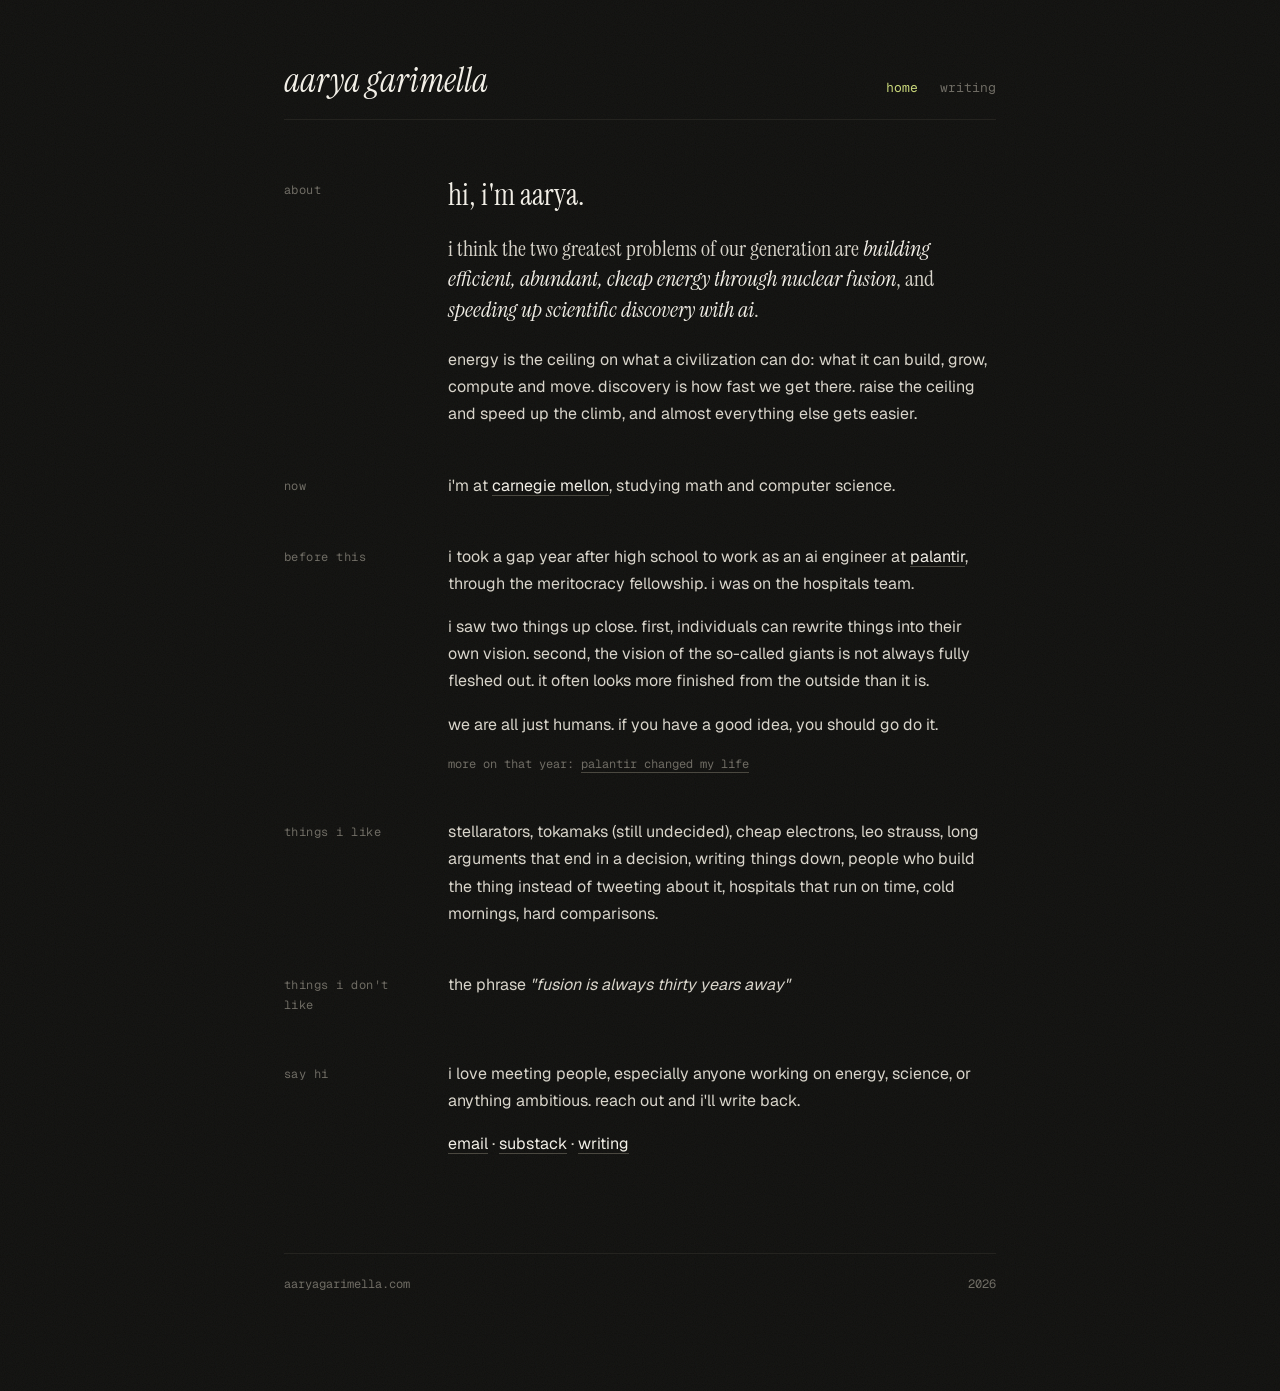
<file: index.html>
<!doctype html>
<html lang="en">
<head>
  <meta charset="utf-8">
  <meta name="viewport" content="width=device-width, initial-scale=1">
  <title>aarya garimella</title>
  <meta name="description" content="Aarya Garimella. I think the two greatest problems of our generation are cheap, abundant energy via nuclear fusion and faster scientific discovery via AI. Studying math and computer science at Carnegie Mellon; previously an AI engineer at Palantir.">
  <meta property="og:title" content="aarya garimella">
  <meta property="og:description" content="Cheap, abundant energy via fusion, and faster science via AI: the two greatest problems of our generation.">
  <meta property="og:url" content="https://aaryagarimella.com/">
  <meta property="og:type" content="website">
  <meta property="og:site_name" content="aarya garimella">
  <meta name="twitter:card" content="summary">
  <meta name="theme-color" content="#0f0f0d">
  <link rel="canonical" href="https://aaryagarimella.com/">
  <link rel="icon" href="/favicon.svg" type="image/svg+xml">
  <link rel="preconnect" href="https://fonts.googleapis.com">
  <link rel="preconnect" href="https://fonts.gstatic.com" crossorigin>
  <link rel="stylesheet" href="https://fonts.googleapis.com/css2?family=Geist:wght@400;500&family=Geist+Mono&family=Instrument+Serif:ital@0;1&display=swap">
  <link rel="stylesheet" href="/style.css">
  <script>document.documentElement.classList.add('js')</script>
</head>
<body>
  <div class="wrap">
    <header class="top">
      <a class="name" href="/">aarya garimella</a>
      <nav><a href="/" aria-current="page">home</a><a href="/writing/">writing</a></nav>
    </header>

    <section class="row reveal">
      <div class="k">about</div>
      <div class="v">
        <p class="lead">hi, i'm aarya.</p>
        <p class="thesis">i think the two greatest problems of our generation are <em>building efficient, abundant, cheap energy through nuclear fusion</em>, and <em>speeding up scientific discovery with ai</em>.</p>
        <p>energy is the ceiling on what a civilization can do: what it can build, grow, compute and move. discovery is how fast we get there. raise the ceiling and speed up the climb, and almost everything else gets easier.</p>
      </div>
    </section>

    <section class="row reveal">
      <div class="k">now</div>
      <div class="v">
        <p>i'm at <a href="https://www.cmu.edu/">carnegie mellon</a>, studying math and computer science.</p>
      </div>
    </section>

    <section class="row reveal">
      <div class="k">before this</div>
      <div class="v">
        <p>i took a gap year after high school to work as an ai engineer at <a href="https://www.palantir.com/">palantir</a>, through the meritocracy fellowship. i was on the hospitals team.</p>
        <p>i saw two things up close. first, individuals can rewrite things into their own vision. second, the vision of the so-called giants is not always fully fleshed out. it often looks more finished from the outside than it is.</p>
        <p>we are all just humans. if you have a good idea, you should go do it.</p>
        <p class="aside">more on that year: <a href="/writing/palantir-changed-my-life/">palantir changed my life</a></p>
      </div>
    </section>

    <section class="row reveal">
      <div class="k">things i like</div>
      <div class="v">
        <p>stellarators, tokamaks (still undecided), cheap electrons, leo strauss, long arguments that end in a decision, writing things down, people who build the thing instead of tweeting about it, hospitals that run on time, cold mornings, hard comparisons.</p>
      </div>
    </section>

    <section class="row reveal">
      <div class="k">things i don't like</div>
      <div class="v">
        <p>the phrase <em>"fusion is always thirty years away"</em></p>
      </div>
    </section>

    <section class="row reveal">
      <div class="k">say hi</div>
      <div class="v">
        <p>i love meeting people, especially anyone working on energy, science, or anything ambitious. reach out and i'll write back.</p>
        <p><a href="mailto:avgarime@andrew.cmu.edu">email</a> · <a href="https://aaryagarimella.substack.com/">substack</a> · <a href="/writing/">writing</a></p>
      </div>
    </section>

    <footer class="foot"><span>aaryagarimella.com</span><span>2026</span></footer>
  </div>

  <script>
    (function () {
      var rows = document.querySelectorAll('.reveal');
      if (!('IntersectionObserver' in window) || matchMedia('(prefers-reduced-motion: reduce)').matches) {
        rows.forEach(function (r) { r.classList.add('in'); });
        return;
      }
      var io = new IntersectionObserver(function (entries) {
        entries.forEach(function (e) {
          if (e.isIntersecting) { e.target.classList.add('in'); io.unobserve(e.target); }
        });
      }, { rootMargin: '0px 0px -8% 0px' });
      rows.forEach(function (r, i) { r.style.transitionDelay = Math.min(i, 3) * 70 + 'ms'; io.observe(r); });
    })();
  </script>
</body>
</html>
</file>
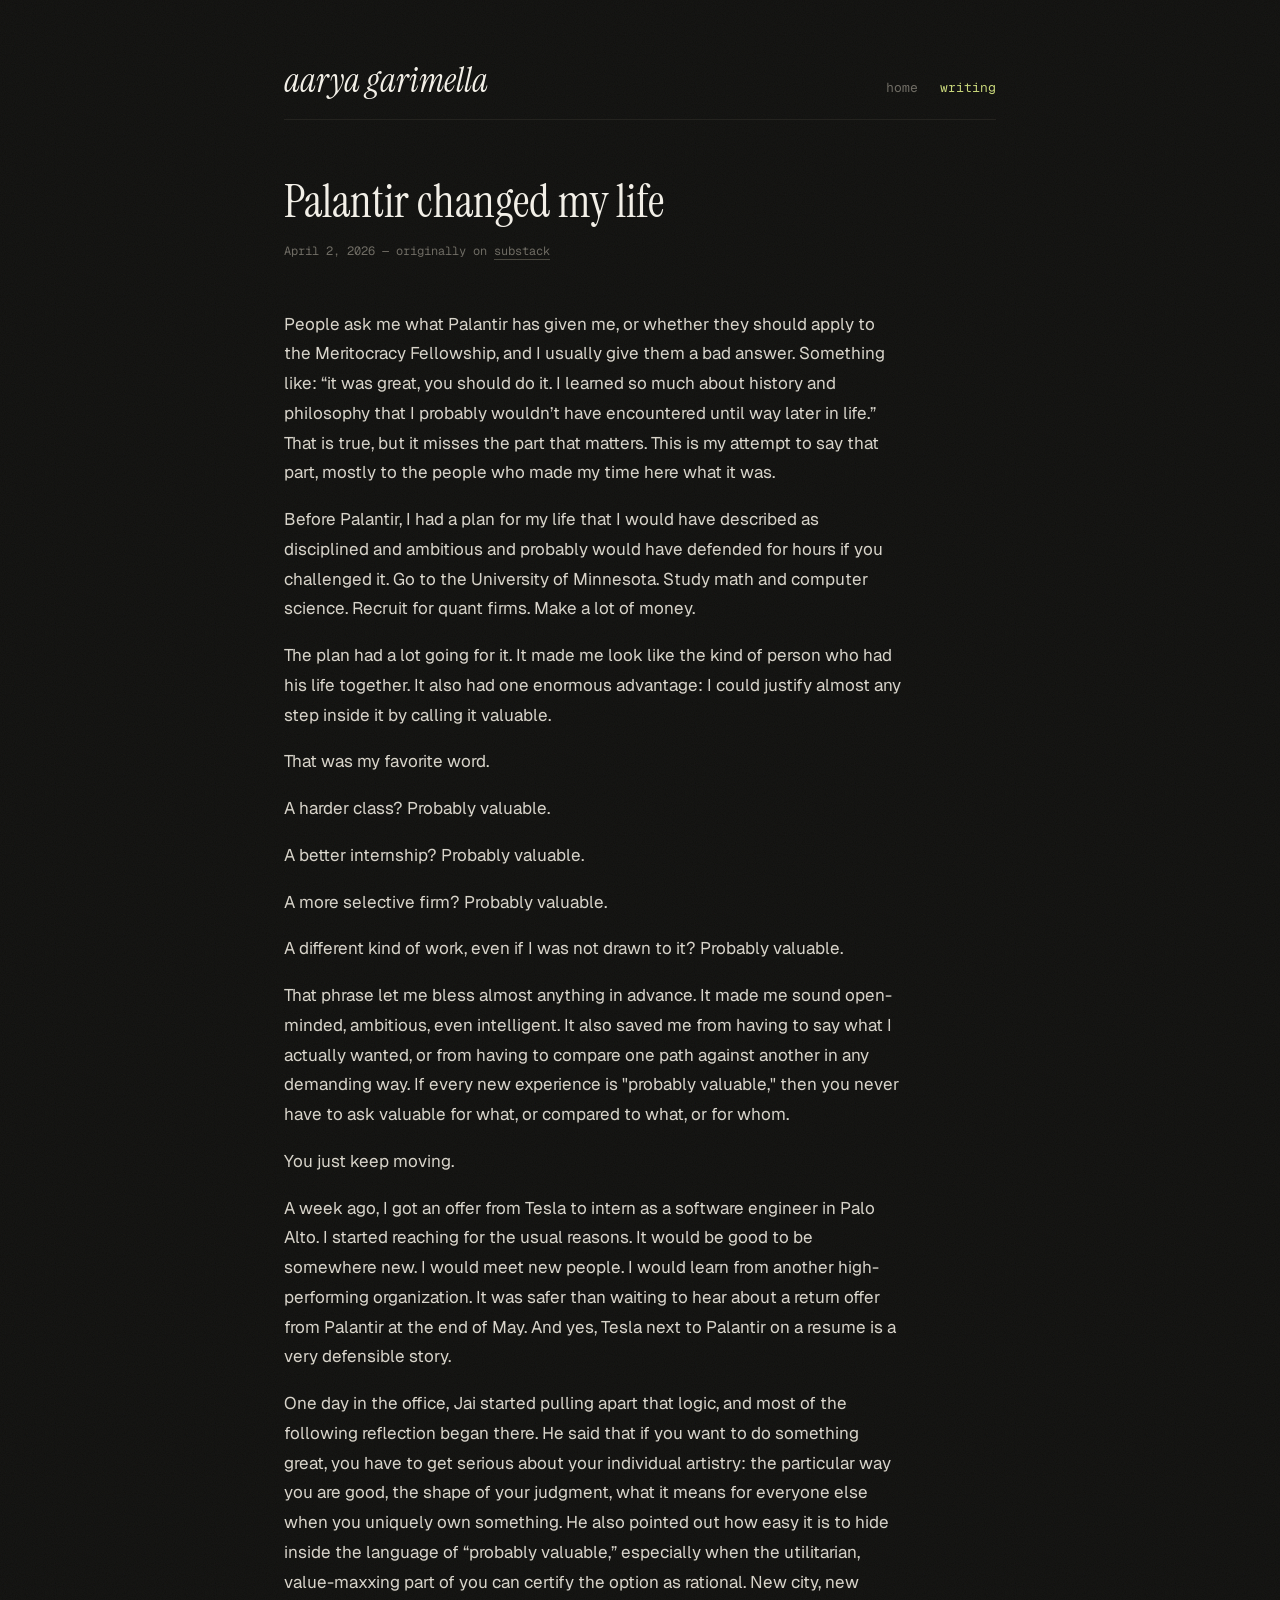
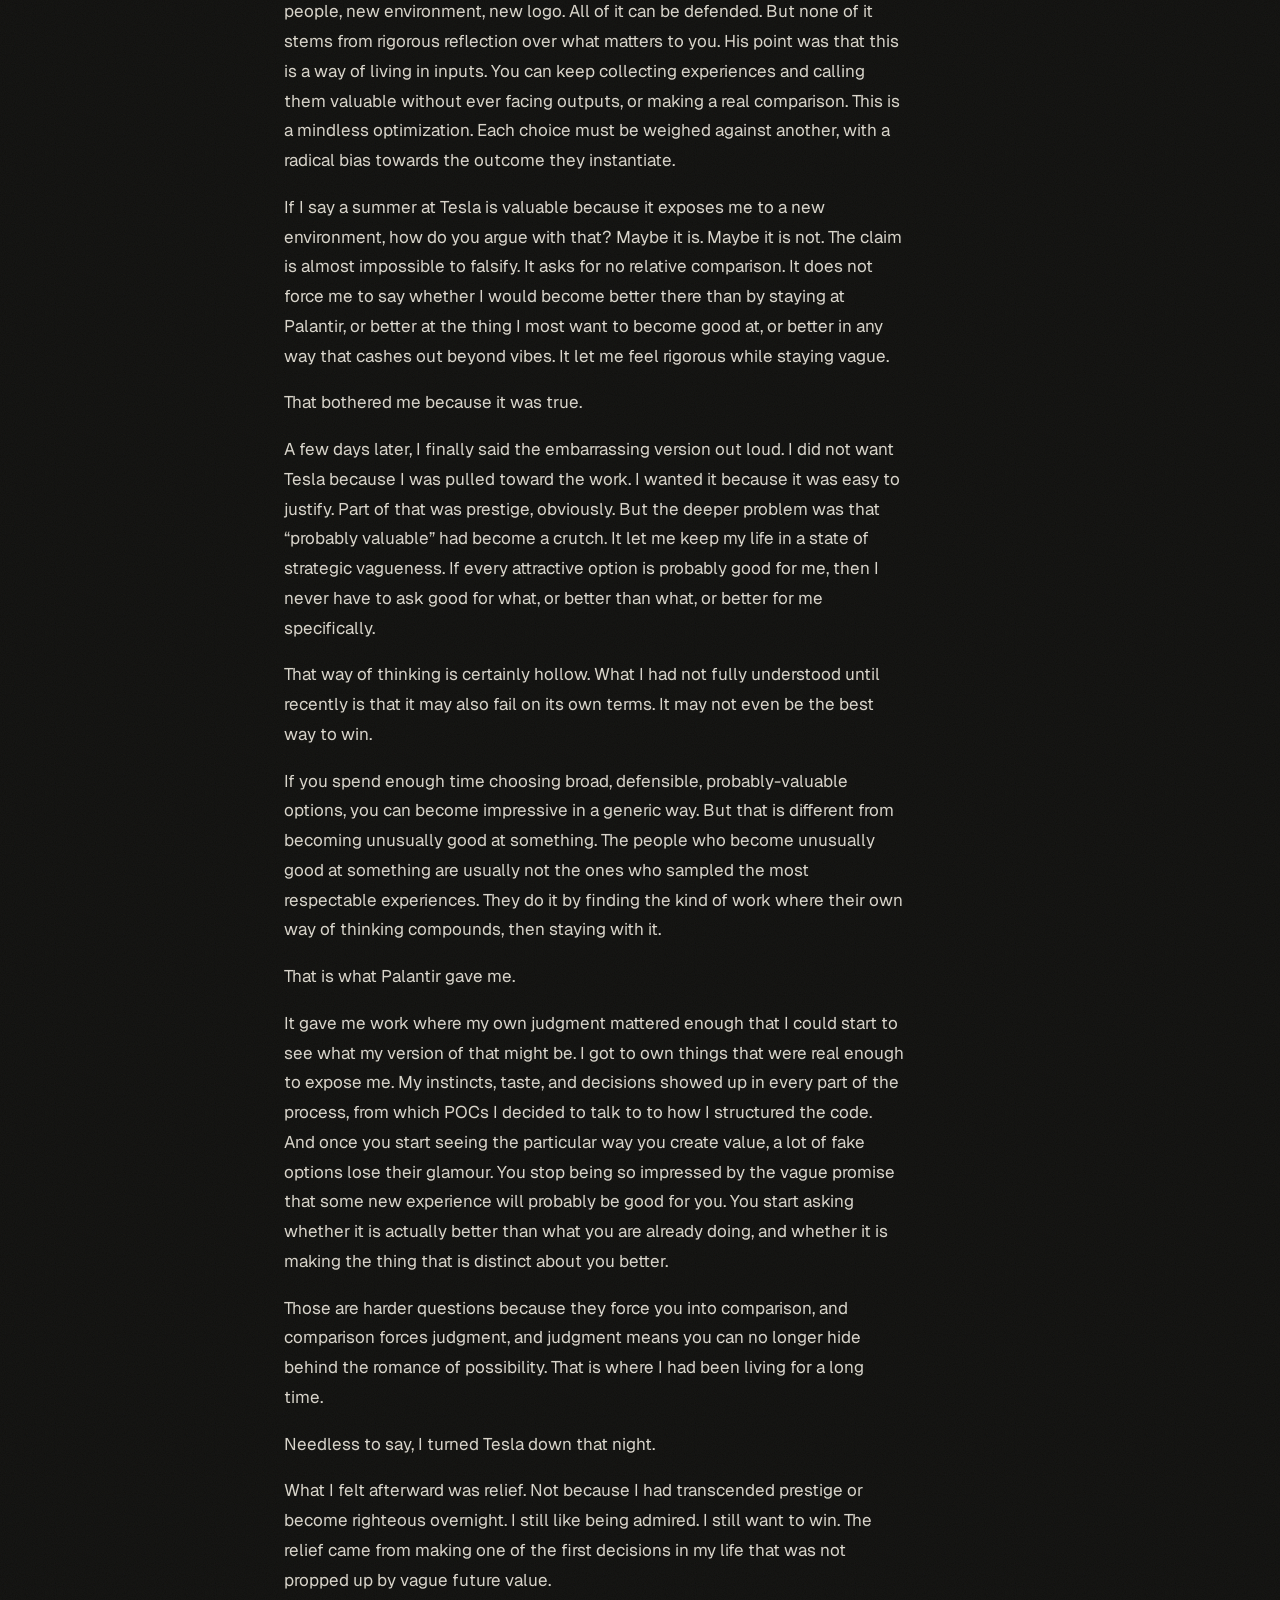
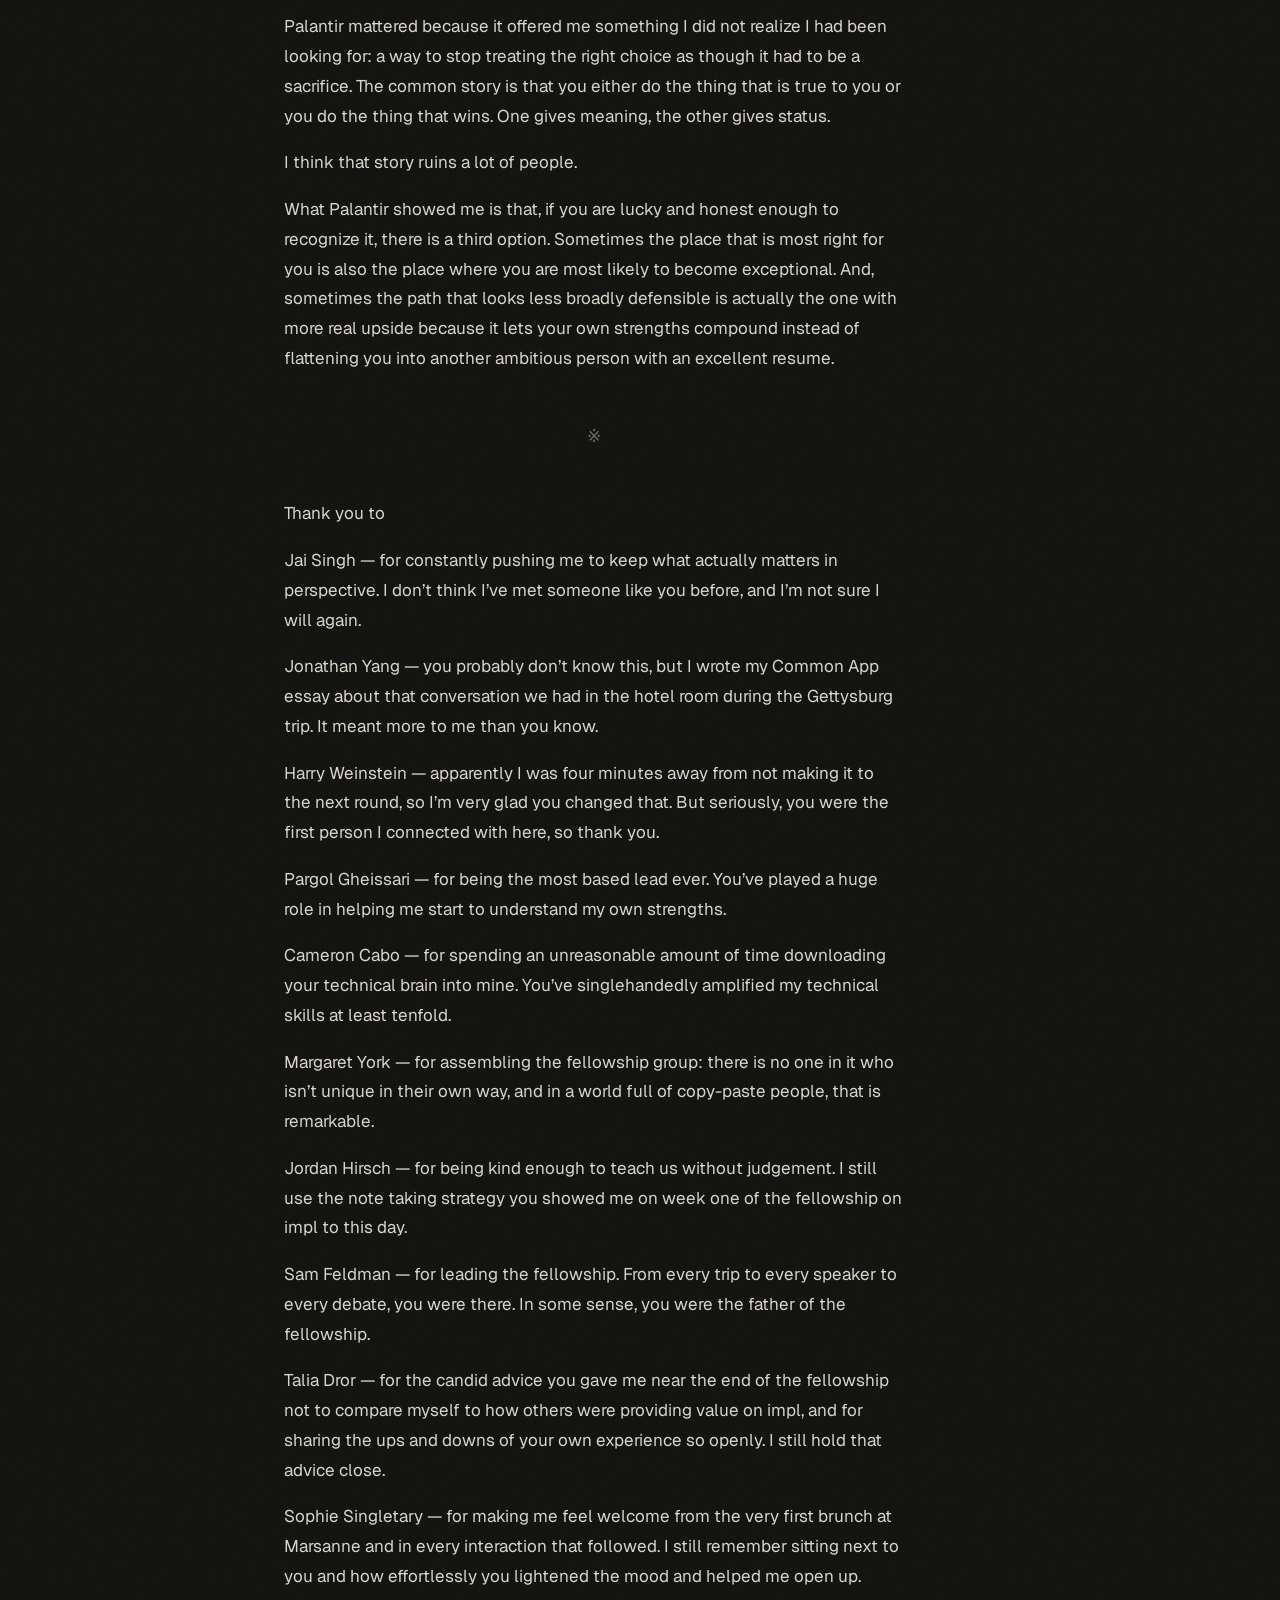
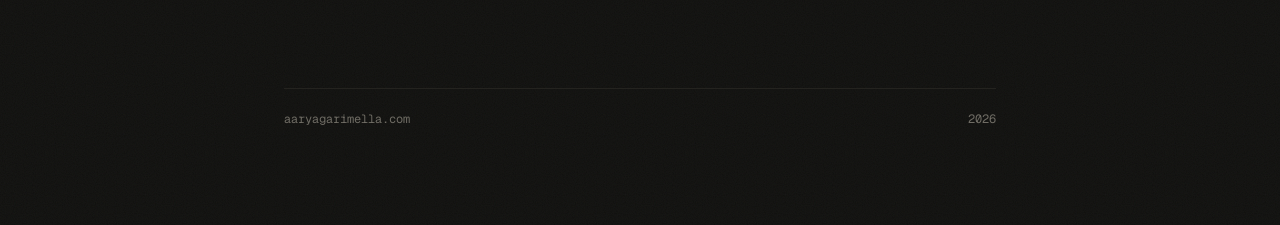
<file: writing/palantir-changed-my-life/index.html>
<!doctype html>
<html lang="en">
<head>
  <meta charset="utf-8">
  <meta name="viewport" content="width=device-width, initial-scale=1">
  <title>Palantir changed my life</title>
  <meta name="description" content="People ask me what Palantir has given me, or whether they should apply to the Meritocracy Fellowship, and I usually give them a bad answer.">
  <meta name="theme-color" content="#0f0f0d">
  <link rel="icon" href="/favicon.svg" type="image/svg+xml">
  <link rel="preconnect" href="https://fonts.googleapis.com">
  <link rel="preconnect" href="https://fonts.gstatic.com" crossorigin>
  <link rel="stylesheet" href="https://fonts.googleapis.com/css2?family=Geist:wght@400;500&family=Geist+Mono&family=Instrument+Serif:ital@0;1&display=swap">
  <link rel="stylesheet" href="/style.css">
</head>
<body>
  <div class="wrap">
    <header class="top">
      <a class="name" href="/">aarya garimella</a>
      <nav><a href="/">home</a><a href="/writing/" aria-current="page">writing</a></nav>
    </header>
    <article>
      <h1>Palantir changed my life</h1>
      <div class="meta"><time datetime="2026-04-02">April 2, 2026</time> — originally on <a href="https://aaryagarimella.substack.com/p/palantir-changed-my-life">substack</a></div>
      <p>People ask me what Palantir has given me, or whether they should apply to the Meritocracy Fellowship, and I usually give them a bad answer. Something like: “it was great, you should do it. I learned so much about history and philosophy that I probably wouldn’t have encountered until way later in life.” That is true, but it misses the part that matters. This is my attempt to say that part, mostly to the people who made my time here what it was.</p>
      <p>Before Palantir, I had a plan for my life that I would have described as disciplined and ambitious and probably would have defended for hours if you challenged it. Go to the University of Minnesota. Study math and computer science. Recruit for quant firms. Make a lot of money.</p>
      <p>The plan had a lot going for it. It made me look like the kind of person who had his life together. It also had one enormous advantage: I could justify almost any step inside it by calling it valuable.</p>
      <p>That was my favorite word.</p>
      <p>A harder class? Probably valuable.</p>
      <p>A better internship? Probably valuable.</p>
      <p>A more selective firm? Probably valuable.</p>
      <p>A different kind of work, even if I was not drawn to it? Probably valuable.</p>
      <p>That phrase let me bless almost anything in advance. It made me sound open-minded, ambitious, even intelligent. It also saved me from having to say what I actually wanted, or from having to compare one path against another in any demanding way. If every new experience is "probably valuable," then you never have to ask valuable for what, or compared to what, or for whom.</p>
      <p>You just keep moving.</p>
      <p>A week ago, I got an offer from Tesla to intern as a software engineer in Palo Alto. I started reaching for the usual reasons. It would be good to be somewhere new. I would meet new people. I would learn from another high-performing organization. It was safer than waiting to hear about a return offer from Palantir at the end of May. And yes, Tesla next to Palantir on a resume is a very defensible story.</p>
      <p>One day in the office, Jai started pulling apart that logic, and most of the following reflection began there. He said that if you want to do something great, you have to get serious about your individual artistry: the particular way you are good, the shape of your judgment, what it means for everyone else when you uniquely own something. He also pointed out how easy it is to hide inside the language of “probably valuable,” especially when the utilitarian, value-maxxing part of you can certify the option as rational. New city, new people, new environment, new logo. All of it can be defended. But none of it stems from rigorous reflection over what matters to you. His point was that this is a way of living in inputs. You can keep collecting experiences and calling them valuable without ever facing outputs, or making a real comparison. This is a mindless optimization. Each choice must be weighed against another, with a radical bias towards the outcome they instantiate.</p>
      <p>If I say a summer at Tesla is valuable because it exposes me to a new environment, how do you argue with that? Maybe it is. Maybe it is not. The claim is almost impossible to falsify. It asks for no relative comparison. It does not force me to say whether I would become better there than by staying at Palantir, or better at the thing I most want to become good at, or better in any way that cashes out beyond vibes. It let me feel rigorous while staying vague.</p>
      <p>That bothered me because it was true.</p>
      <p>A few days later, I finally said the embarrassing version out loud. I did not want Tesla because I was pulled toward the work. I wanted it because it was easy to justify. Part of that was prestige, obviously. But the deeper problem was that “probably valuable” had become a crutch. It let me keep my life in a state of strategic vagueness. If every attractive option is probably good for me, then I never have to ask good for what, or better than what, or better for me specifically.</p>
      <p>That way of thinking is certainly hollow. What I had not fully understood until recently is that it may also fail on its own terms. It may not even be the best way to win.</p>
      <p>If you spend enough time choosing broad, defensible, probably-valuable options, you can become impressive in a generic way. But that is different from becoming unusually good at something. The people who become unusually good at something are usually not the ones who sampled the most respectable experiences. They do it by finding the kind of work where their own way of thinking compounds, then staying with it.</p>
      <p>That is what Palantir gave me.</p>
      <p>It gave me work where my own judgment mattered enough that I could start to see what my version of that might be. I got to own things that were real enough to expose me. My instincts, taste, and decisions showed up in every part of the process, from which POCs I decided to talk to to how I structured the code. And once you start seeing the particular way you create value, a lot of fake options lose their glamour. You stop being so impressed by the vague promise that some new experience will probably be good for you. You start asking whether it is actually better than what you are already doing, and whether it is making the thing that is distinct about you better.</p>
      <p>Those are harder questions because they force you into comparison, and comparison forces judgment, and judgment means you can no longer hide behind the romance of possibility. That is where I had been living for a long time.</p>
      <p>Needless to say, I turned Tesla down that night.</p>
      <p>What I felt afterward was relief. Not because I had transcended prestige or become righteous overnight. I still like being admired. I still want to win. The relief came from making one of the first decisions in my life that was not propped up by vague future value.</p>
      <p>Palantir mattered because it offered me something I did not realize I had been looking for: a way to stop treating the right choice as though it had to be a sacrifice. The common story is that you either do the thing that is true to you or you do the thing that wins. One gives meaning, the other gives status.</p>
      <p>I think that story ruins a lot of people.</p>
      <p>What Palantir showed me is that, if you are lucky and honest enough to recognize it, there is a third option. Sometimes the place that is most right for you is also the place where you are most likely to become exceptional. And, sometimes the path that looks less broadly defensible is actually the one with more real upside because it lets your own strengths compound instead of flattening you into another ambitious person with an excellent resume.</p>
      <hr>
      <p>Thank you to</p>
      <p>Jai Singh — for constantly pushing me to keep what actually matters in perspective. I don’t think I’ve met someone like you before, and I’m not sure I will again.</p>
      <p>Jonathan Yang — you probably don’t know this, but I wrote my Common App essay about that conversation we had in the hotel room during the Gettysburg trip. It meant more to me than you know.</p>
      <p>Harry Weinstein — apparently I was four minutes away from not making it to the next round, so I’m very glad you changed that. But seriously, you were the first person I connected with here, so thank you.</p>
      <p>Pargol Gheissari — for being the most based lead ever. You’ve played a huge role in helping me start to understand my own strengths.</p>
      <p>Cameron Cabo — for spending an unreasonable amount of time downloading your technical brain into mine. You’ve singlehandedly amplified my technical skills at least tenfold.</p>
      <p>Margaret York — for assembling the fellowship group: there is no one in it who isn’t unique in their own way, and in a world full of copy-paste people, that is remarkable.</p>
      <p>Jordan Hirsch — for being kind enough to teach us without judgement. I still use the note taking strategy you showed me on week one of the fellowship on impl to this day.</p>
      <p>Sam Feldman — for leading the fellowship. From every trip to every speaker to every debate, you were there. In some sense, you were the father of the fellowship.</p>
      <p>Talia Dror — for the candid advice you gave me near the end of the fellowship not to compare myself to how others were providing value on impl, and for sharing the ups and downs of your own experience so openly. I still hold that advice close.</p>
      <p>Sophie Singletary — for making me feel welcome from the very first brunch at Marsanne and in every interaction that followed. I still remember sitting next to you and how effortlessly you lightened the mood and helped me open up.</p>
    </article>

    <footer class="foot"><span>aaryagarimella.com</span><span>2026</span></footer>
  </div>
</body>
</html>
</file>
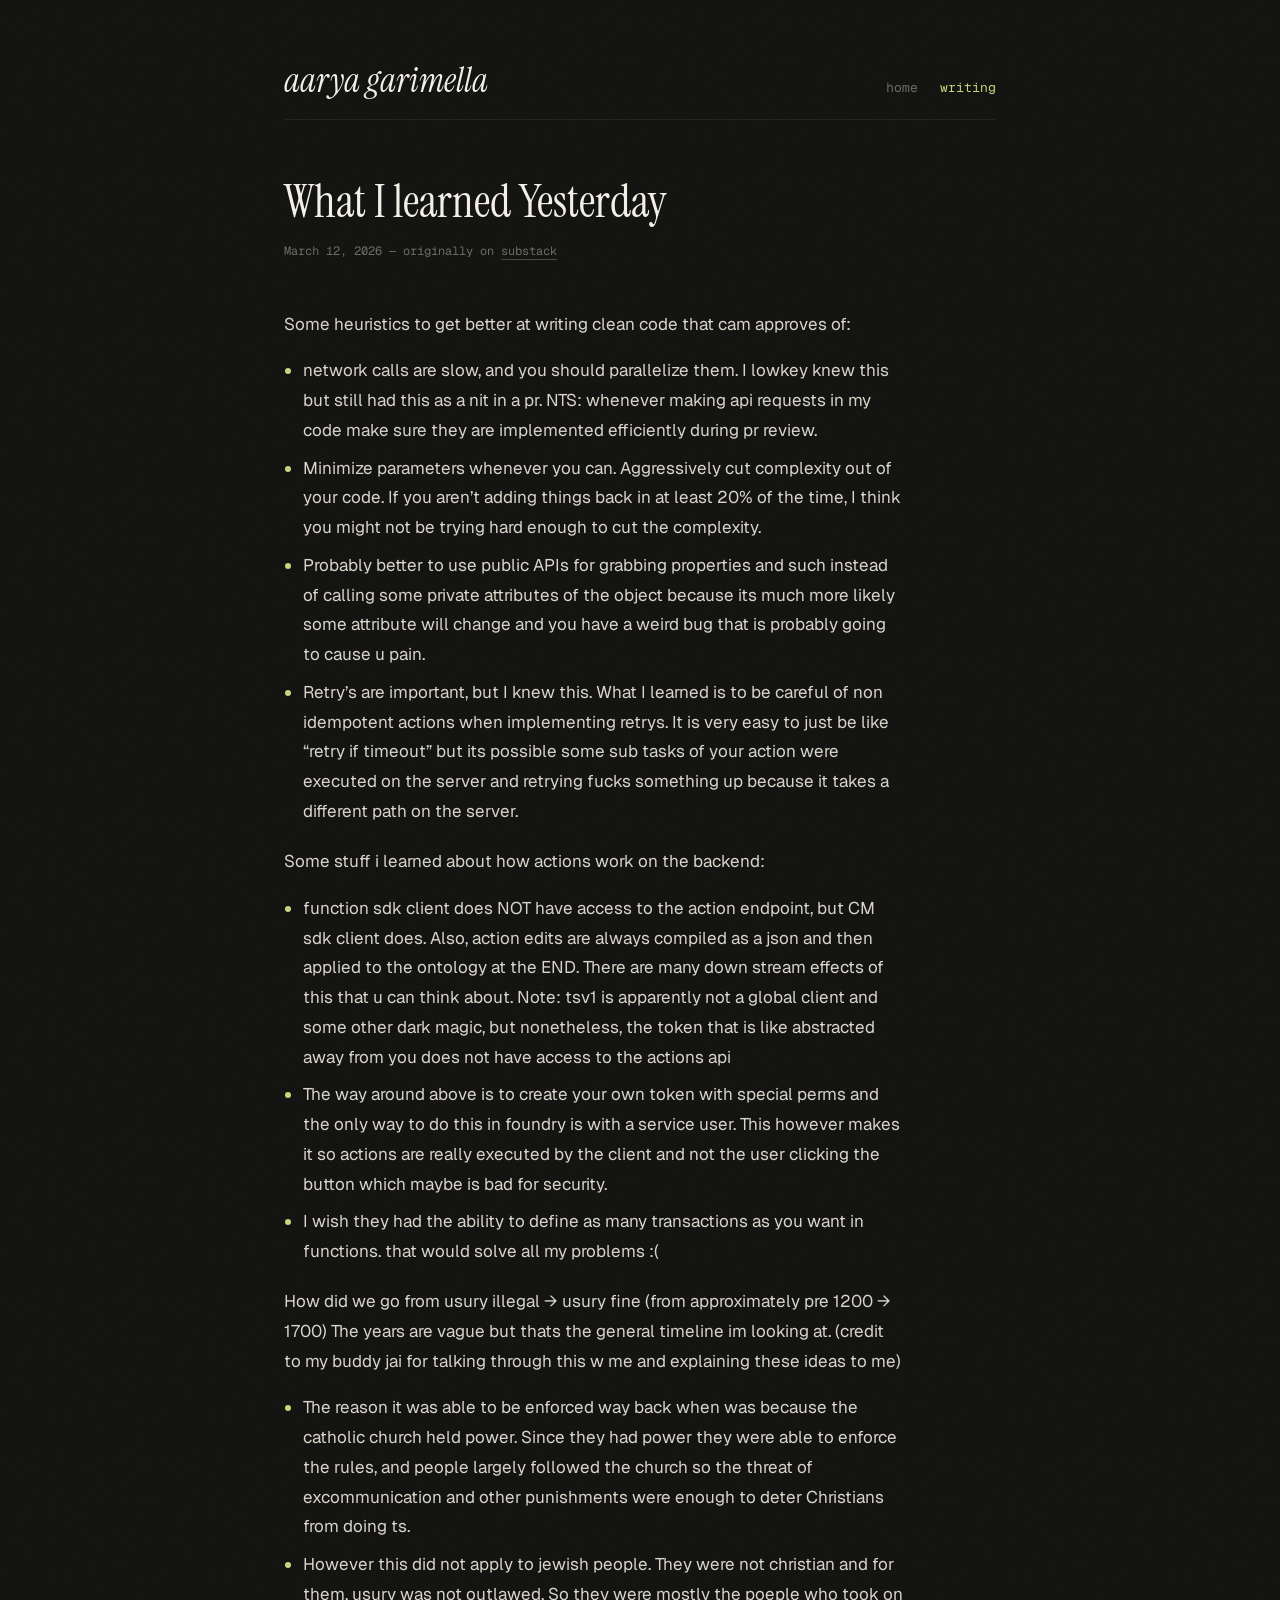
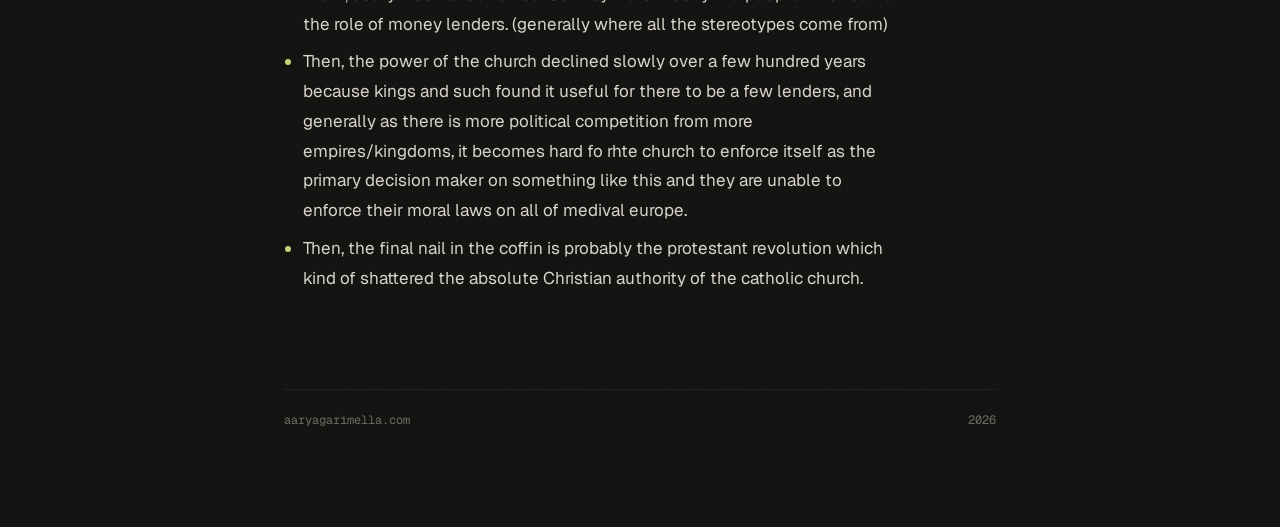
<file: writing/what-i-learned-yesterday/index.html>
<!doctype html>
<html lang="en">
<head>
  <meta charset="utf-8">
  <meta name="viewport" content="width=device-width, initial-scale=1">
  <title>What I learned Yesterday</title>
  <meta name="description" content="Some heuristics to get better at writing clean code that cam approves of:">
  <meta name="theme-color" content="#0f0f0d">
  <link rel="icon" href="/favicon.svg" type="image/svg+xml">
  <link rel="preconnect" href="https://fonts.googleapis.com">
  <link rel="preconnect" href="https://fonts.gstatic.com" crossorigin>
  <link rel="stylesheet" href="https://fonts.googleapis.com/css2?family=Geist:wght@400;500&family=Geist+Mono&family=Instrument+Serif:ital@0;1&display=swap">
  <link rel="stylesheet" href="/style.css">
</head>
<body>
  <div class="wrap">
    <header class="top">
      <a class="name" href="/">aarya garimella</a>
      <nav><a href="/">home</a><a href="/writing/" aria-current="page">writing</a></nav>
    </header>
    <article>
      <h1>What I learned Yesterday</h1>
      <div class="meta"><time datetime="2026-03-12">March 12, 2026</time> — originally on <a href="https://aaryagarimella.substack.com/p/what-i-learned-yesterday">substack</a></div>
      <p>Some heuristics to get better at writing clean code that cam approves of:</p>
      <ul>
      <li><p>network calls are slow, and you should parallelize them. I lowkey knew this but still had this as a nit in a pr. NTS: whenever making api requests in my code make sure they are implemented efficiently during pr review.</p>
      </li>
      <li><p>Minimize parameters whenever you can. Aggressively cut complexity out of your code. If you aren’t adding things back in at least 20% of the time, I think you might not be trying hard enough to cut the complexity.</p>
      </li>
      <li><p>Probably better to use public APIs for grabbing properties and such instead of calling some private attributes of the object because its much more likely some attribute will change and you have a weird bug that is probably going to cause u pain.</p>
      </li>
      <li><p>Retry’s are important, but I knew this. What I learned is to be careful of non idempotent actions when implementing retrys. It is very easy to just be like “retry if timeout” but its possible some sub tasks of your action were executed on the server and retrying fucks something up because it takes a different path on the server.</p>
      </li>
      </ul>
      <p>Some stuff i learned about how actions work on the backend:</p>
      <ul>
      <li><p>function sdk client does NOT have access to the action endpoint, but CM sdk client does. Also, action edits are always compiled as a json and then applied to the ontology at the END. There are many down stream effects of this that u can think about. Note: tsv1 is apparently not a global client and some other dark magic, but nonetheless, the token that is like abstracted away from you does not have access to the actions api</p>
      </li>
      <li><p>The way around above is to create your own token with special perms and the only way to do this in foundry is with a service user. This however makes it so actions are really executed by the client and not the user clicking the button which maybe is bad for security.</p>
      </li>
      <li><p>I wish they had the ability to define as many transactions as you want in functions. that would solve all my problems :(</p>
      </li>
      </ul>
      <p>How did we go from usury illegal → usury fine (from approximately pre 1200 → 1700) The years are vague but thats the general timeline im looking at. (credit to my buddy jai for talking through this w me and explaining these ideas to me)</p>
      <ul>
      <li><p>The reason it was able to be enforced way back when was because the catholic church held power. Since they had power they were able to enforce the rules, and people largely followed the church so the threat of excommunication and other punishments were enough to deter Christians from doing ts.</p>
      </li>
      <li><p>However this did not apply to jewish people. They were not christian and for them, usury was not outlawed. So they were mostly the poeple who took on the role of money lenders. (generally where all the stereotypes come from)</p>
      </li>
      <li><p>Then, the power of the church declined slowly over a few hundred years because kings and such found it useful for there to be a few lenders, and generally as there is more political competition from more empires/kingdoms, it becomes hard fo rhte church to enforce itself as the primary decision maker on something like this and they are unable to enforce their moral laws on all of medival europe.</p>
      </li>
      <li><p>Then, the final nail in the coffin is probably the protestant revolution which kind of shattered the absolute Christian authority of the catholic church.</p>
      </li>
      </ul>
    </article>

    <footer class="foot"><span>aaryagarimella.com</span><span>2026</span></footer>
  </div>
</body>
</html>
</file>
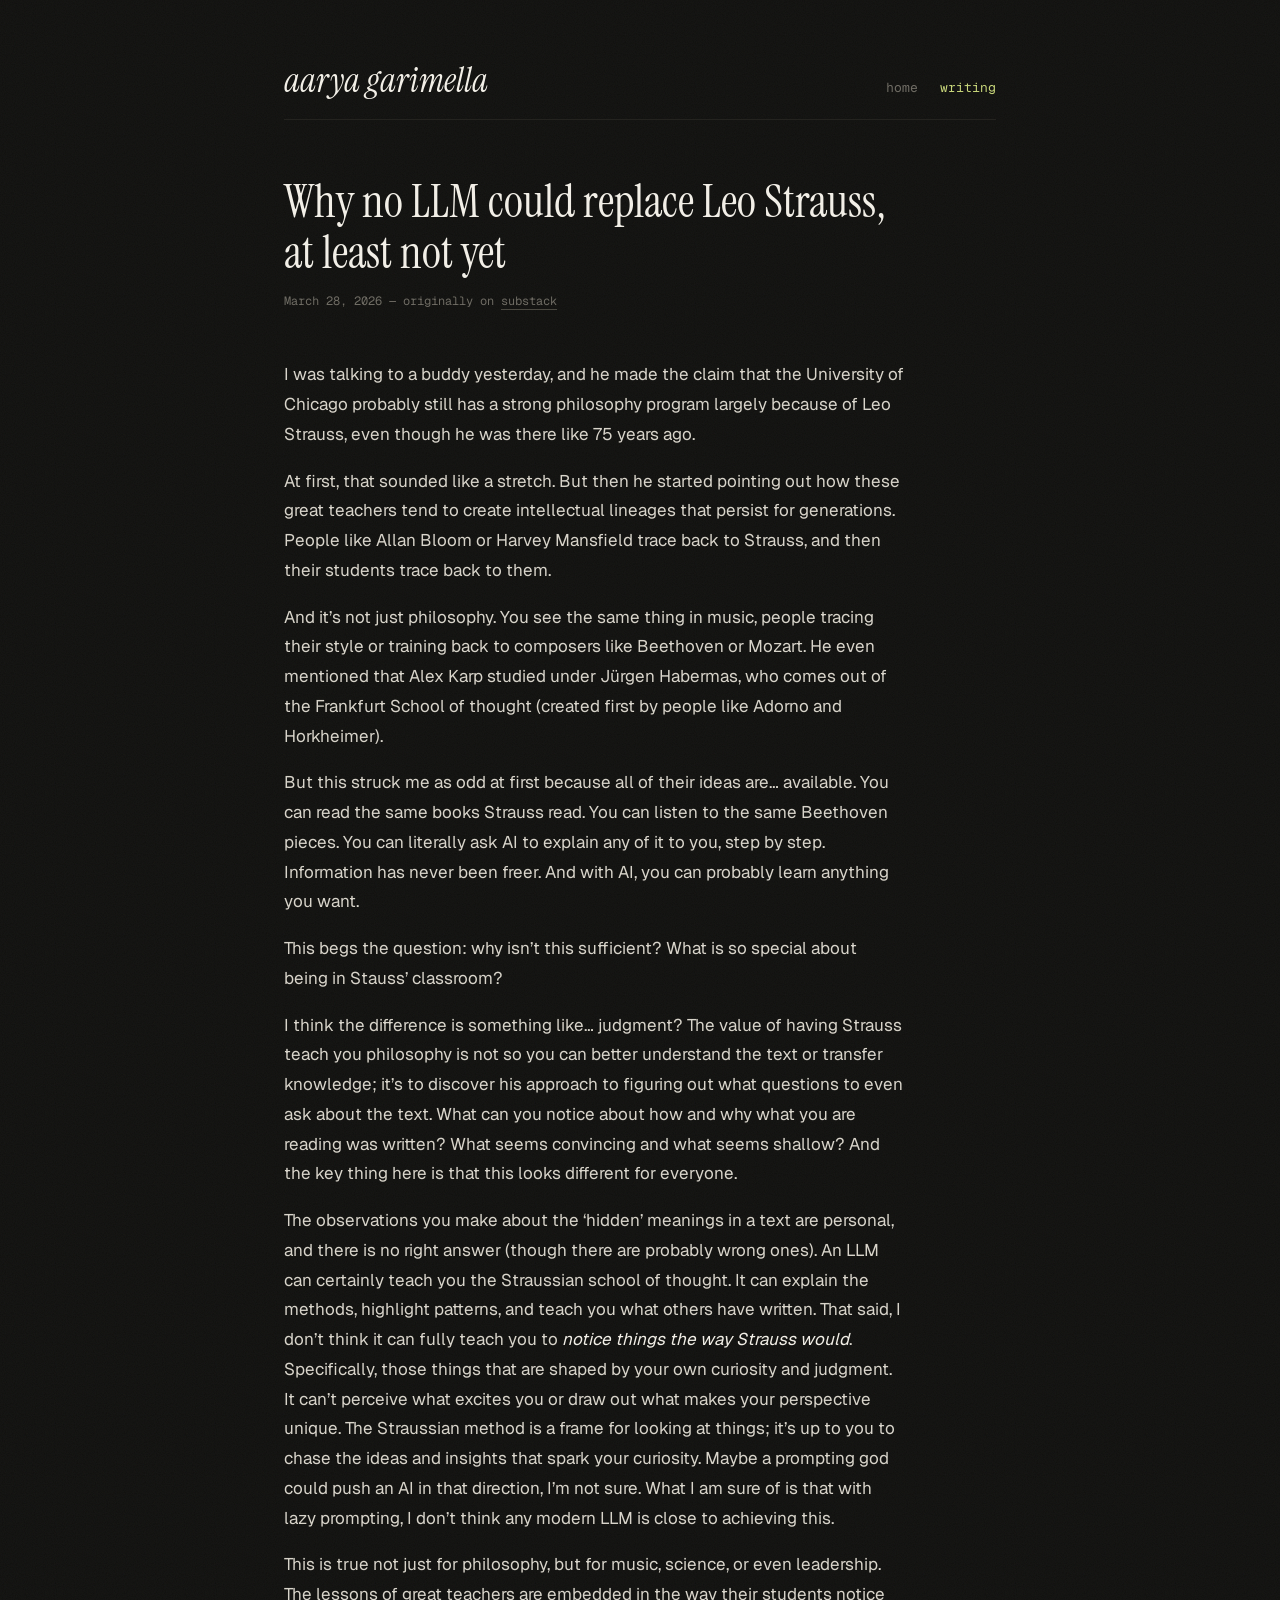
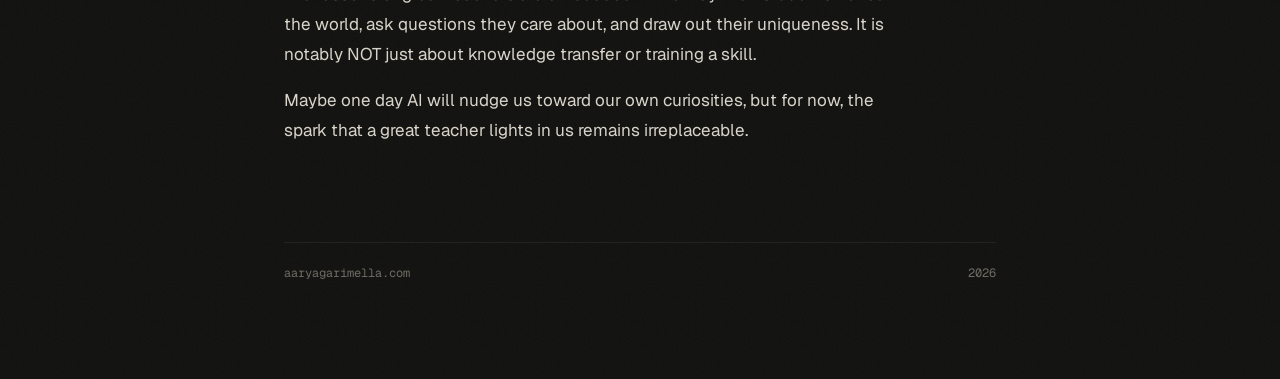
<file: writing/why-no-llm-could-replace-leo-strauss/index.html>
<!doctype html>
<html lang="en">
<head>
  <meta charset="utf-8">
  <meta name="viewport" content="width=device-width, initial-scale=1">
  <title>Why no LLM could replace Leo Strauss, at least not yet</title>
  <meta name="description" content="I was talking to a buddy yesterday, and he made the claim that the University of Chicago probably still has a strong philosophy program largely because of Leo Strauss, even though he was there like 75 years ago.">
  <meta name="theme-color" content="#0f0f0d">
  <link rel="icon" href="/favicon.svg" type="image/svg+xml">
  <link rel="preconnect" href="https://fonts.googleapis.com">
  <link rel="preconnect" href="https://fonts.gstatic.com" crossorigin>
  <link rel="stylesheet" href="https://fonts.googleapis.com/css2?family=Geist:wght@400;500&family=Geist+Mono&family=Instrument+Serif:ital@0;1&display=swap">
  <link rel="stylesheet" href="/style.css">
</head>
<body>
  <div class="wrap">
    <header class="top">
      <a class="name" href="/">aarya garimella</a>
      <nav><a href="/">home</a><a href="/writing/" aria-current="page">writing</a></nav>
    </header>
    <article>
      <h1>Why no LLM could replace Leo Strauss, at least not yet</h1>
      <div class="meta"><time datetime="2026-03-28">March 28, 2026</time> — originally on <a href="https://aaryagarimella.substack.com/p/why-no-llm-could-replace-leo-strauss">substack</a></div>
      <p>I was talking to a buddy yesterday, and he made the claim that the University of Chicago probably still has a strong philosophy program largely because of Leo Strauss, even though he was there like 75 years ago.</p>
      <p>At first, that sounded like a stretch. But then he started pointing out how these great teachers tend to create intellectual lineages that persist for generations. People like Allan Bloom or Harvey Mansfield trace back to Strauss, and then their students trace back to them.</p>
      <p>And it’s not just philosophy. You see the same thing in music, people tracing their style or training back to composers like Beethoven or Mozart. He even mentioned that Alex Karp studied under Jürgen Habermas, who comes out of the Frankfurt School of thought (created first by people like Adorno and Horkheimer).</p>
      <p>But this struck me as odd at first because all of their ideas are… available. You can read the same books Strauss read. You can listen to the same Beethoven pieces. You can literally ask AI to explain any of it to you, step by step. Information has never been freer. And with AI, you can probably learn anything you want.</p>
      <p>This begs the question: why isn’t this sufficient? What is so special about being in Stauss’ classroom?</p>
      <p>I think the difference is something like… judgment? The value of having Strauss teach you philosophy is not so you can better understand the text or transfer knowledge; it’s to discover his approach to figuring out what questions to even ask about the text. What can you notice about how and why what you are reading was written? What seems convincing and what seems shallow? And the key thing here is that this looks different for everyone.</p>
      <p>The observations you make about the ‘hidden’ meanings in a text are personal, and there is no right answer (though there are probably wrong ones). An LLM can certainly teach you the Straussian school of thought. It can explain the methods, highlight patterns, and teach you what others have written. That said, I don’t think it can fully teach you to <em>notice things the way Strauss would</em>. Specifically, those things that are shaped by your own curiosity and judgment. It can’t perceive what excites you or draw out what makes your perspective unique. The Straussian method is a frame for looking at things; it’s up to you to chase the ideas and insights that spark your curiosity. Maybe a prompting god could push an AI in that direction, I’m not sure. What I am sure of is that with lazy prompting, I don’t think any modern LLM is close to achieving this.</p>
      <p>This is true not just for philosophy, but for music, science, or even leadership. The lessons of great teachers are embedded in the way their students notice the world, ask questions they care about, and draw out their uniqueness. It is notably NOT just about knowledge transfer or training a skill.</p>
      <p>Maybe one day AI will nudge us toward our own curiosities, but for now, the spark that a great teacher lights in us remains irreplaceable.</p>
    </article>

    <footer class="foot"><span>aaryagarimella.com</span><span>2026</span></footer>
  </div>
</body>
</html>
</file>
<file: style.css>
:root {
  color-scheme: dark;
  --bg: #0f0f0d;
  --text: #d8d4ca;
  --bright: #f2efe7;
  --muted: #6f6c64;
  --rule: #24231f;
  --accent: #c8d67a;
  --serif: "Instrument Serif", Georgia, serif;
  --sans: "Geist", system-ui, sans-serif;
  --mono: "Geist Mono", ui-monospace, Menlo, monospace;
}

* { box-sizing: border-box; }

html { -webkit-text-size-adjust: 100%; }

body {
  margin: 0;
  background-color: var(--bg);
  /* faint film grain */
  background-image: url("data:image/svg+xml,%3Csvg xmlns='http://www.w3.org/2000/svg' width='160' height='160'%3E%3Cfilter id='n'%3E%3CfeTurbulence type='fractalNoise' baseFrequency='.9' numOctaves='2' stitchTiles='stitch'/%3E%3C/filter%3E%3Crect width='100%25' height='100%25' filter='url(%23n)' opacity='.05'/%3E%3C/svg%3E");
  color: var(--text);
  font-family: var(--sans);
  font-size: 16px;
  line-height: 1.7;
  -webkit-font-smoothing: antialiased;
  overflow-wrap: break-word;
}

::selection { background: var(--accent); color: var(--bg); }

.wrap {
  max-width: 760px;
  margin: 0 auto;
  padding: 64px 24px 96px;
}

/* header */
.top {
  display: flex;
  justify-content: space-between;
  align-items: baseline;
  padding-bottom: 20px;
  margin-bottom: 56px;
  border-bottom: 1px solid var(--rule);
}
.top .name {
  font-family: var(--serif);
  font-style: italic;
  font-size: 34px;
  line-height: 1;
  color: var(--bright);
  text-decoration: none;
}
.top nav { font-family: var(--mono); font-size: 13px; }
.top nav a { margin-left: 22px; color: var(--muted); text-decoration: none; }
.top nav a:hover { color: var(--bright); }
.top nav a[aria-current="page"] { color: var(--accent); }

/* links */
a {
  color: var(--bright);
  text-decoration: underline;
  text-decoration-color: #4a4840;
  text-decoration-thickness: 1px;
  text-underline-offset: 4px;
  transition: color 0.2s ease, text-decoration-color 0.2s ease;
}
a:hover { color: var(--accent); text-decoration-color: var(--accent); }
.posts a { text-decoration: none; }

p { margin: 0 0 1em; }

/* margin-note rows */
.row {
  display: grid;
  grid-template-columns: 140px 1fr;
  gap: 24px;
  margin-bottom: 44px;
}
.row > .k {
  font-family: var(--mono);
  font-size: 12px;
  letter-spacing: 0.04em;
  color: var(--muted);
  padding-top: 4px;
}
.row > .v > :last-child { margin-bottom: 0; }

.lead {
  font-family: var(--serif);
  font-size: 30px;
  line-height: 1.25;
  color: var(--bright);
  margin-bottom: 20px;
}

ul.dash { list-style: none; padding: 0; margin: 0 0 1em; }
ul.dash li { padding-left: 20px; position: relative; }
ul.dash li::before { content: "·"; position: absolute; left: 4px; color: var(--accent); }

/* home */
.thesis {
  font-family: var(--serif);
  font-size: 22px;
  line-height: 1.4;
  color: var(--text);
  margin-bottom: 20px;
}
.thesis em { font-style: italic; color: var(--bright); }
.aside { font-family: var(--mono); font-size: 12px; color: var(--muted); }
.aside a { color: var(--muted); }
.aside a:hover { color: var(--accent); }

/* subtle fade-up, only when js is on */
.js .reveal { opacity: 0; transform: translateY(10px); transition: opacity 0.5s ease, transform 0.5s ease; }
.js .reveal.in { opacity: 1; transform: none; }

/* post index */
.posts { list-style: none; padding: 0; margin: 0; counter-reset: post; }
.posts li {
  display: grid;
  grid-template-columns: 42px 1fr auto;
  gap: 12px;
  align-items: baseline;
  padding: 10px 0;
  border-bottom: 1px solid var(--rule);
}
.posts li:first-child { padding-top: 0; }
.posts .n, .posts time { font-family: var(--mono); font-size: 12px; color: var(--muted); }

/* article */
article { max-width: 620px; }
article h1 {
  font-family: var(--serif);
  font-weight: 400;
  font-size: 46px;
  line-height: 1.1;
  color: var(--bright);
  margin: 0 0 14px;
}
.meta {
  font-family: var(--mono);
  font-size: 12px;
  color: var(--muted);
  margin-bottom: 48px;
}
.meta a { color: var(--muted); }
article { font-size: 17px; line-height: 1.75; }
article ul { padding-left: 1.1em; margin: 0 0 1.2em; }
article li { margin-bottom: 8px; }
article li::marker { color: var(--accent); }
article li p { margin: 0; }
article em { color: var(--bright); }
article hr { border: 0; margin: 48px 0; text-align: center; }
article hr::after { content: "※"; color: var(--muted); }

.foot {
  margin-top: 96px;
  padding-top: 20px;
  border-top: 1px solid var(--rule);
  display: flex;
  justify-content: space-between;
  font-family: var(--mono);
  font-size: 12px;
  color: var(--muted);
}

@media (max-width: 640px) {
  .wrap { padding: 36px 20px 72px; }
  .top { margin-bottom: 40px; }
  .top .name { font-size: 28px; }
  .top nav a { margin-left: 14px; }
  .row { grid-template-columns: 1fr; gap: 8px; margin-bottom: 36px; }
  .lead { font-size: 26px; }
  .thesis { font-size: 20px; }
  .posts li { grid-template-columns: 34px 1fr; }
  .posts time { grid-column: 2; }
  article h1 { font-size: 36px; }
}
</file>
